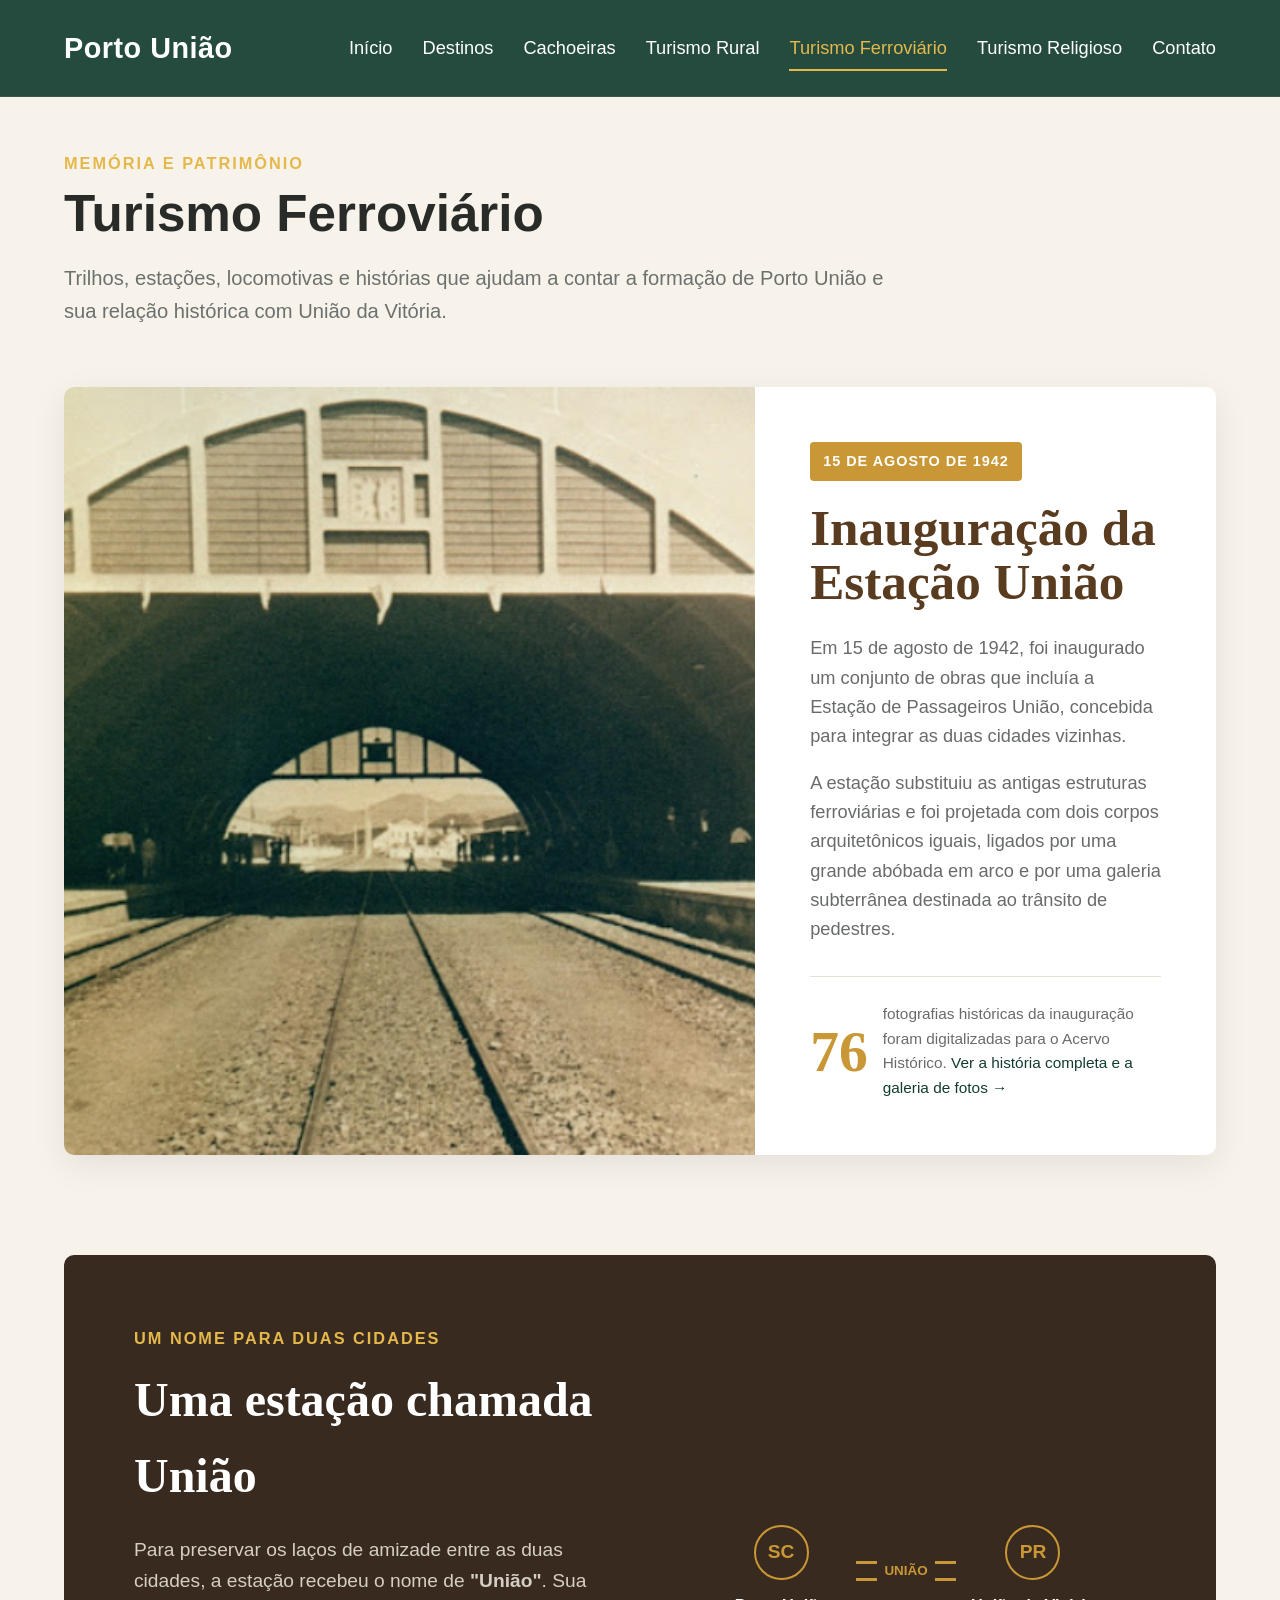
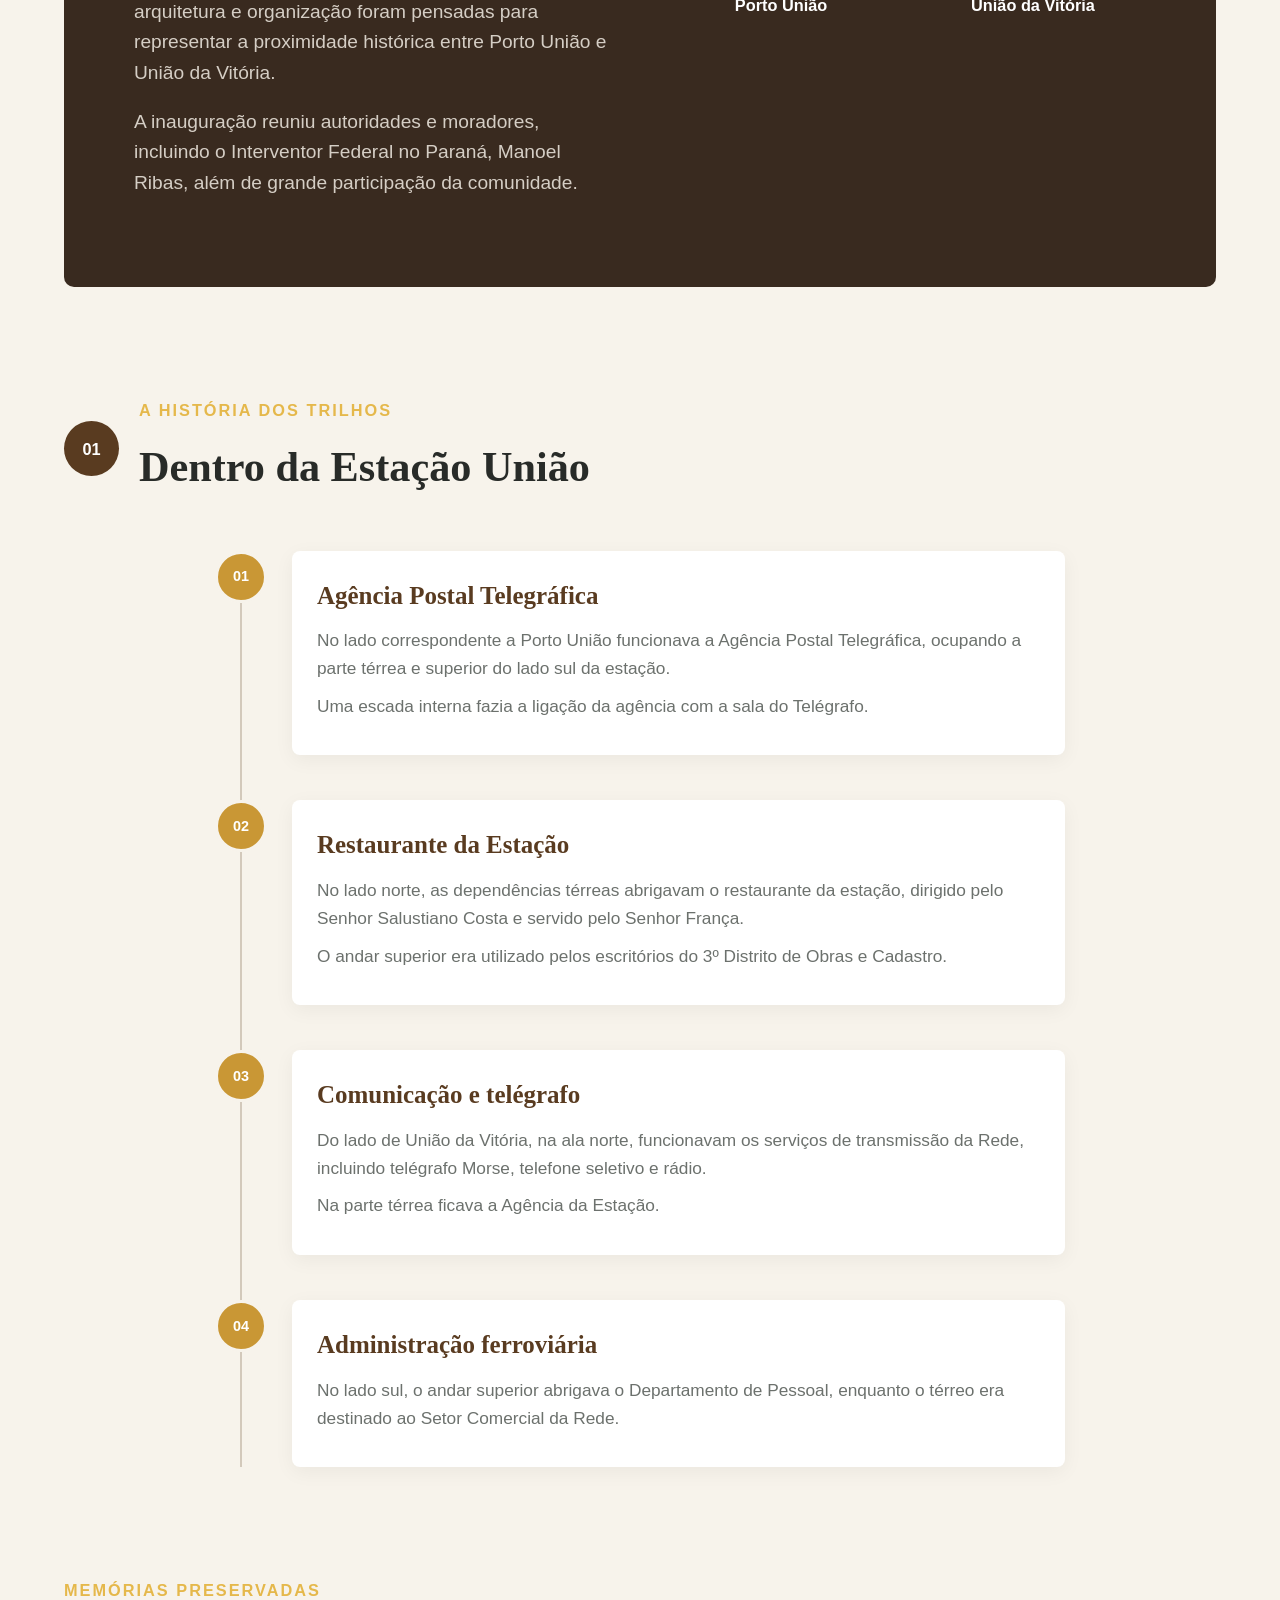
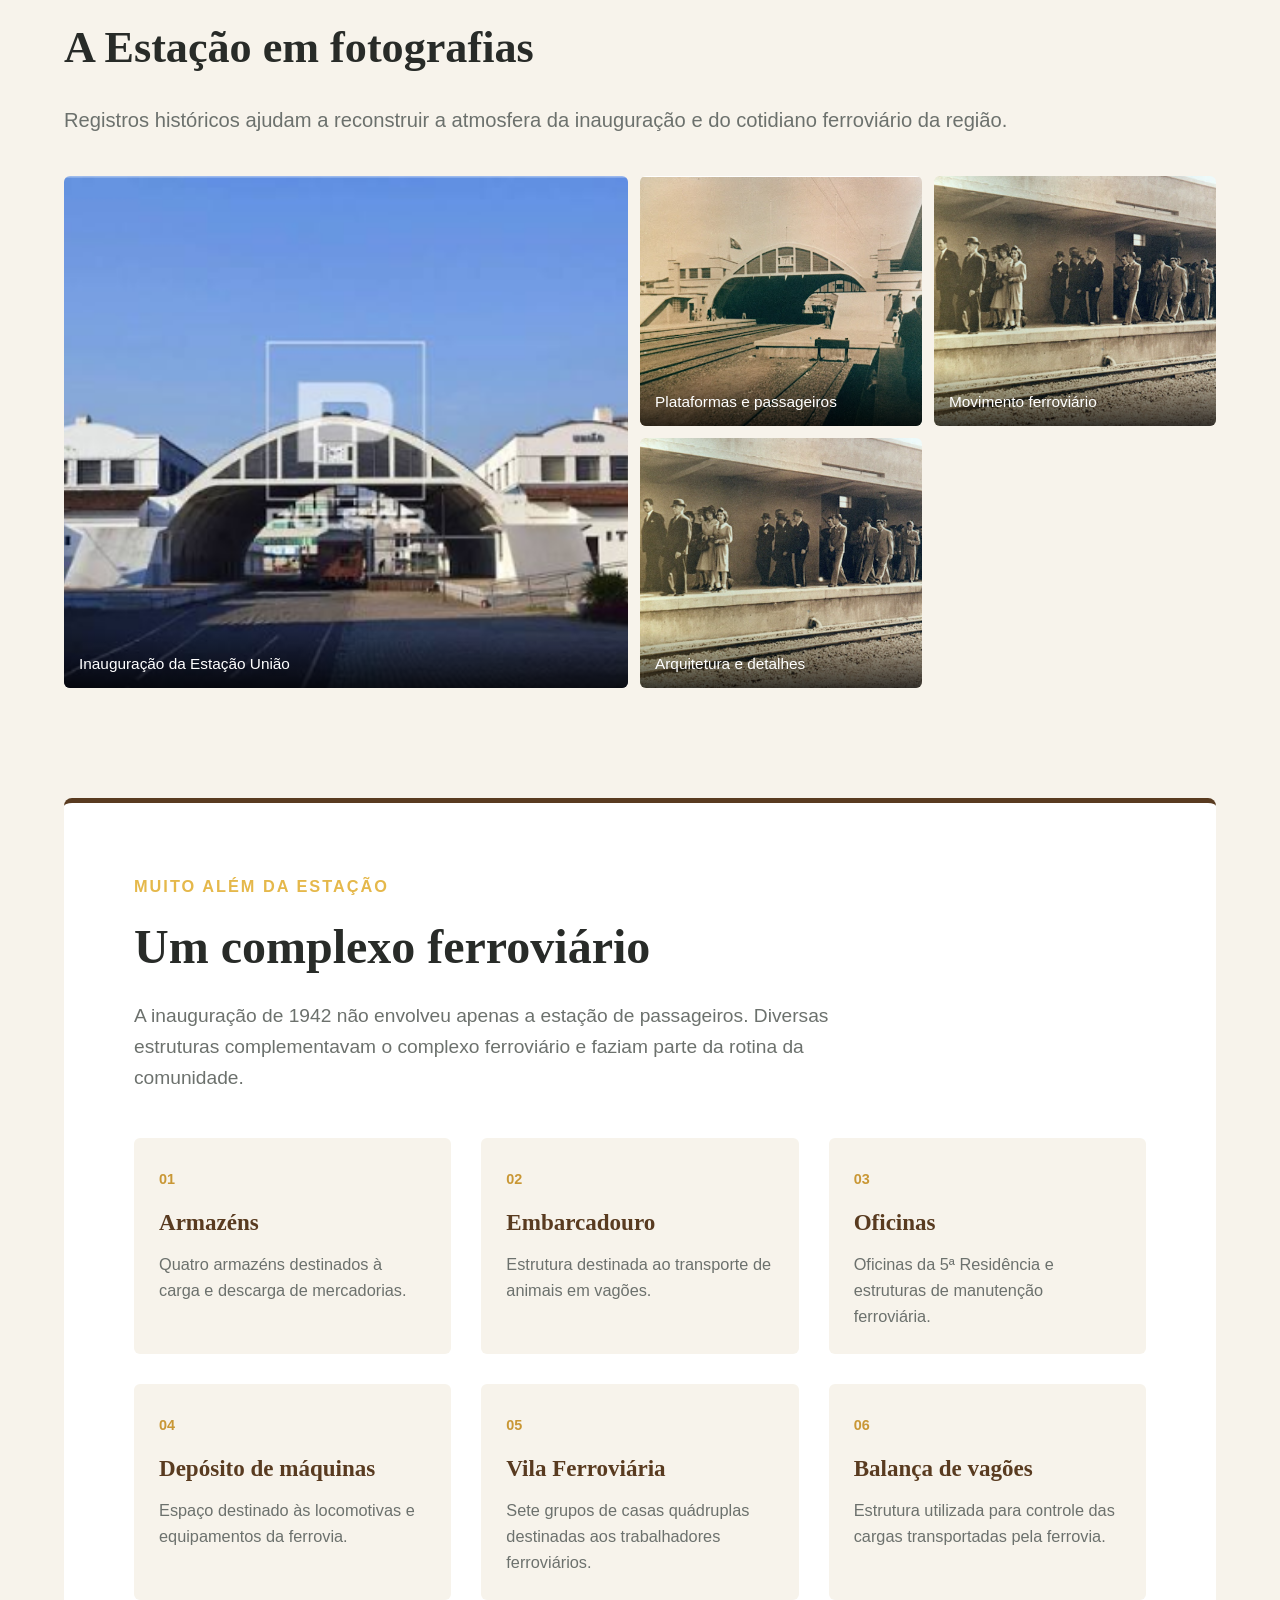
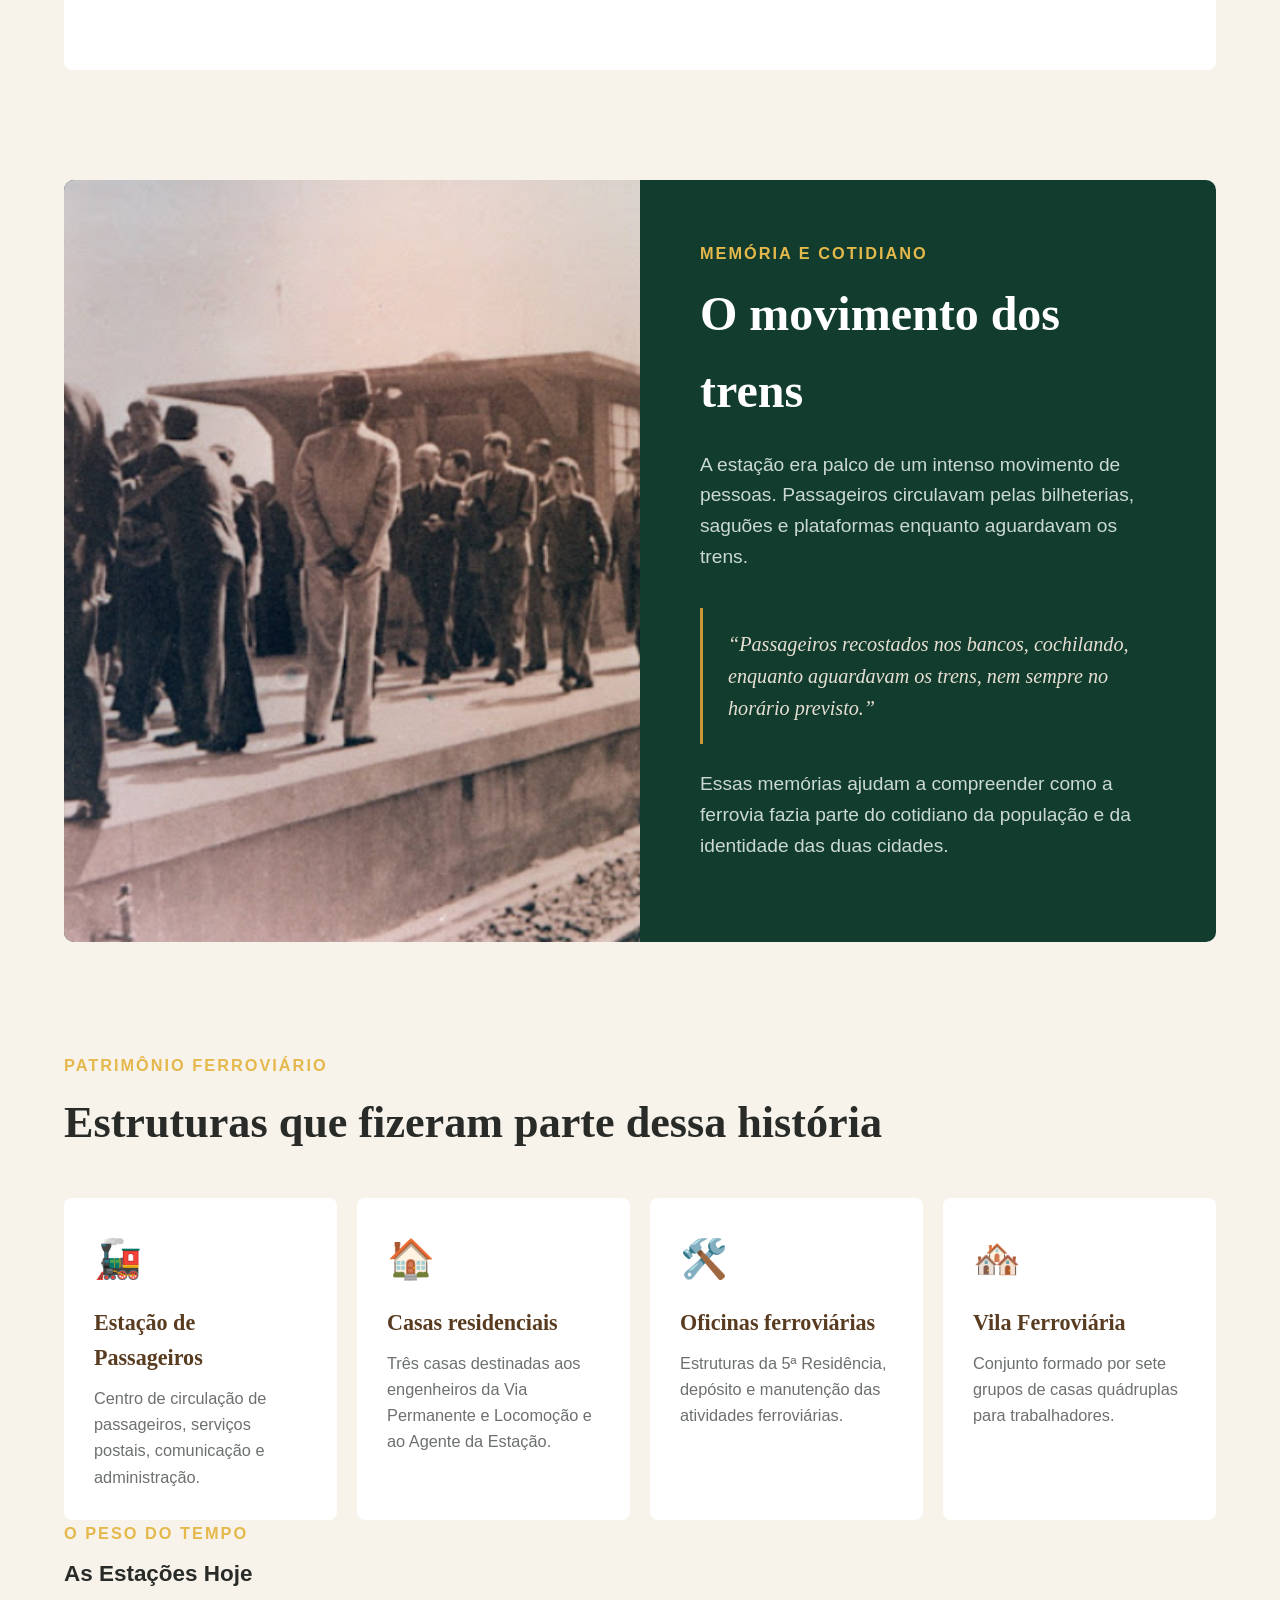
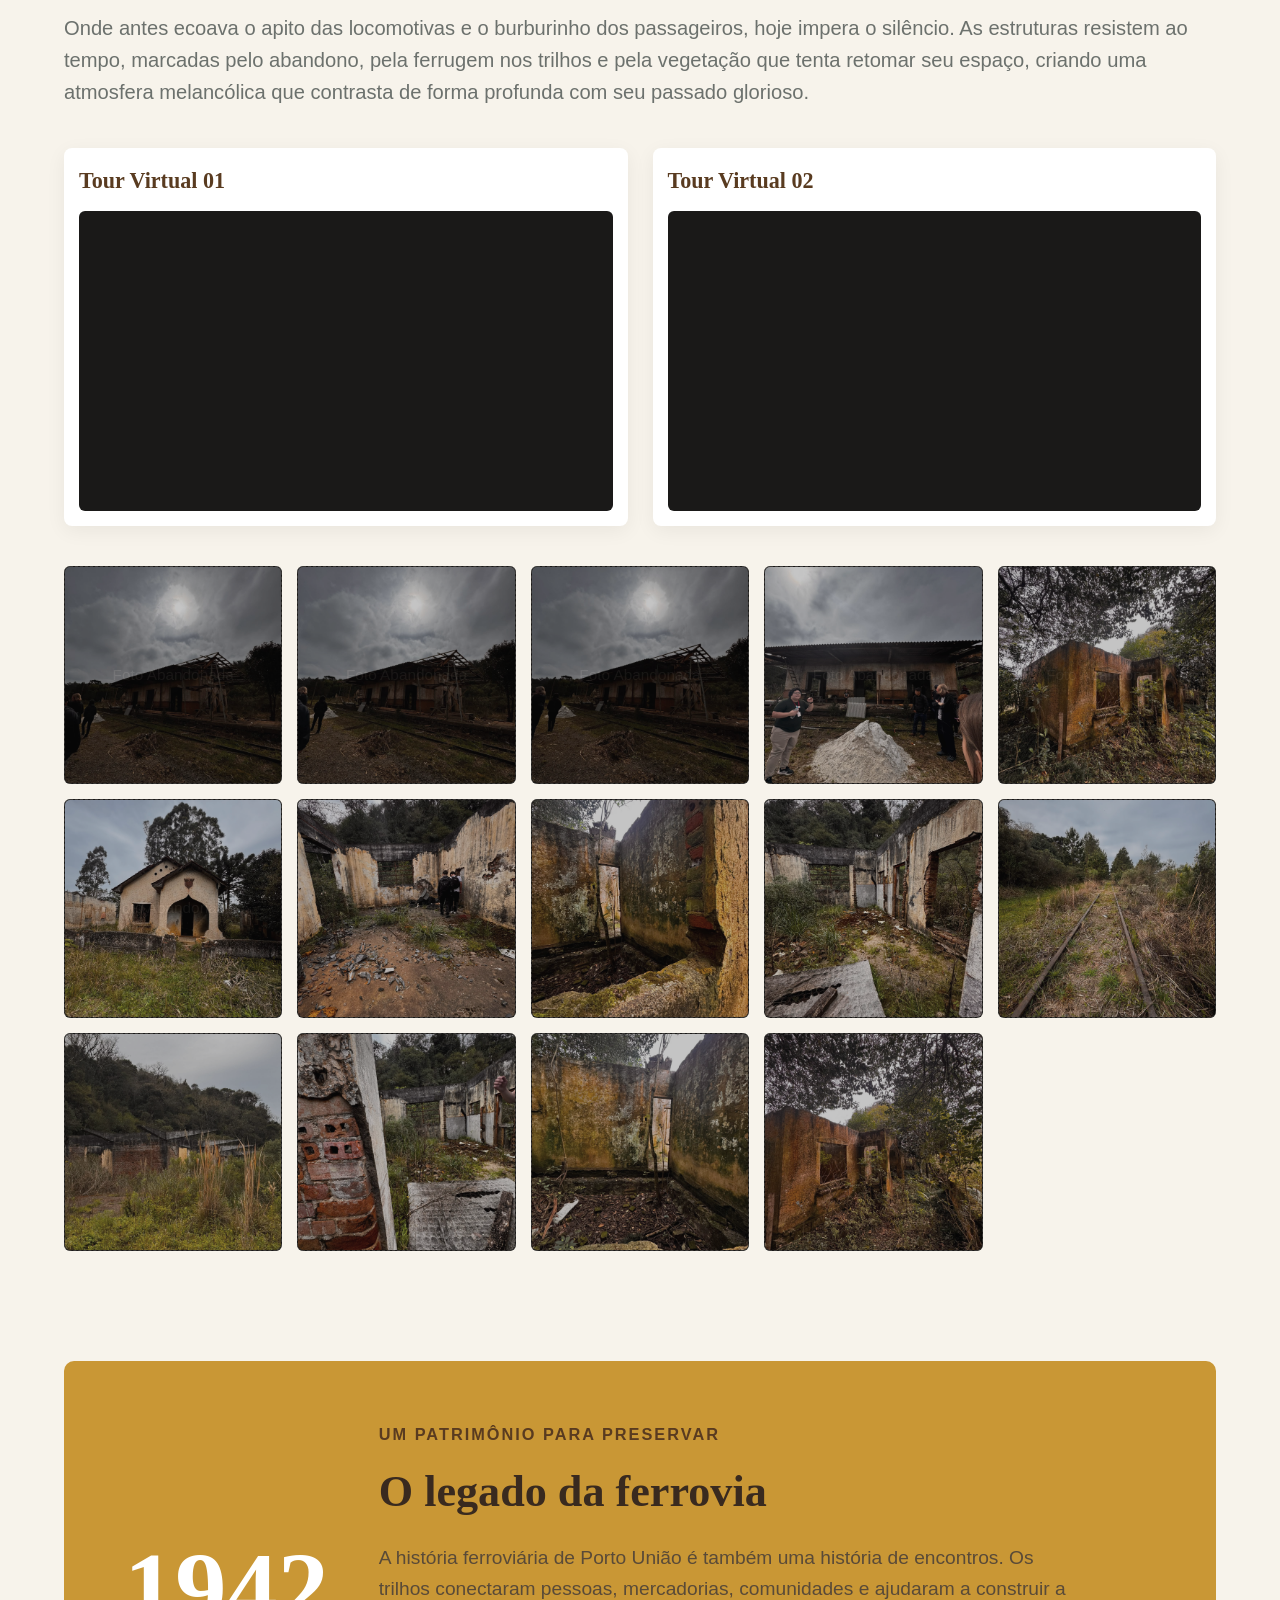
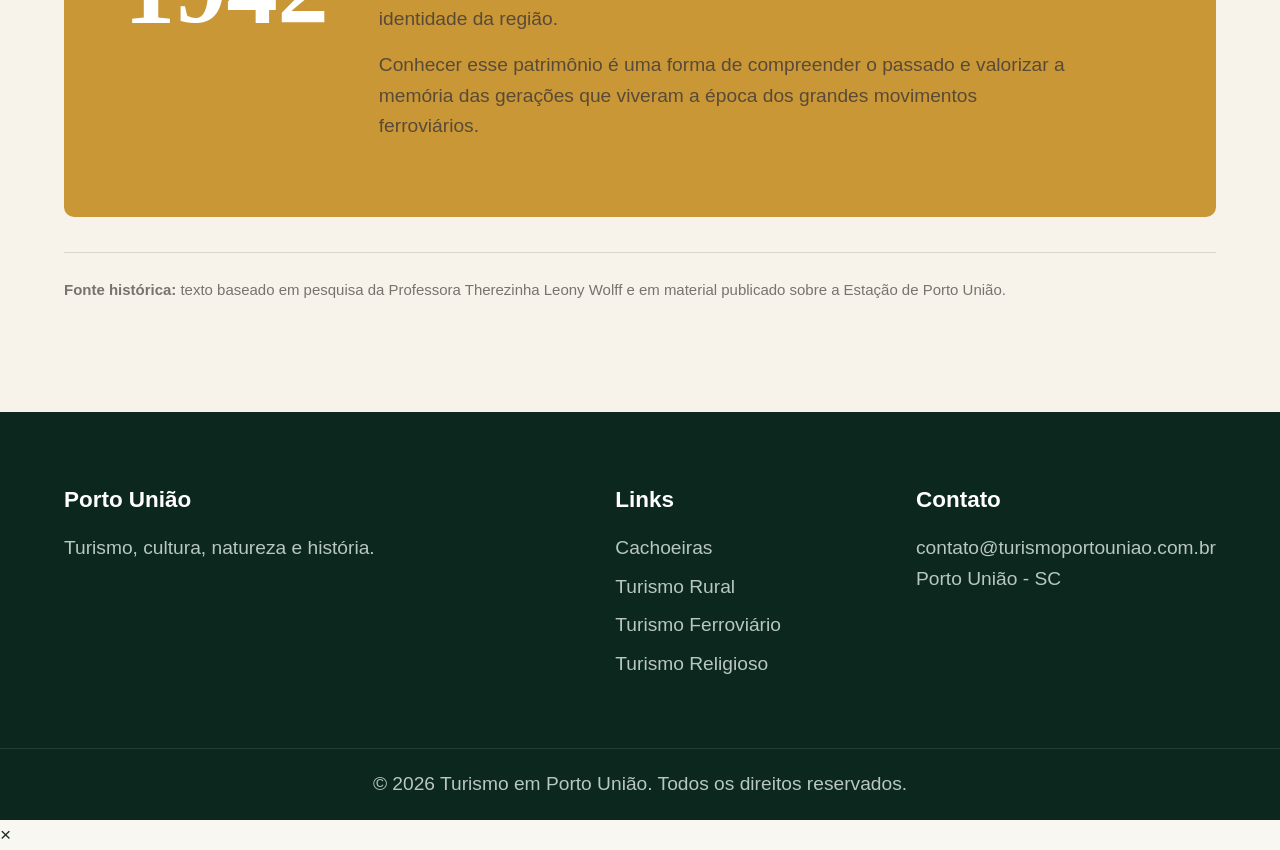
<file: ferro.html>
<!DOCTYPE html>
<html lang="pt-BR">
<head>
    <meta charset="UTF-8">
    <meta name="viewport" content="width=device-width, initial-scale=1.0">

    <title>Turismo Ferroviário | Turismo em Porto União</title>
    <meta
        name="description"
        content="Conheça o turismo ferroviário de Porto União: a Estação União, seu acervo histórico e o patrimônio dos trilhos."
    >

    <link rel="stylesheet" href="style.css">
</head>

<body>

    <!-- Cabeçalho -->
    <header class="header">
        <div class="container">
            <a href="index.html" class="logo">Porto União</a>

            <nav class="nav">
                <a href="index.html#inicio">Início</a>
                <a href="index.html#destinos">Destinos</a>
                <a href="cachoeiras.html">Cachoeiras</a>
                <a href="turismorural.html">Turismo Rural</a>
                <a href="ferro.html" class="active">Turismo Ferroviário</a>
                <a href="religioso.html">Turismo Religioso</a>
                <a href="index.html#contato">Contato</a>
            </nav>

            <button class="nav-toggle" aria-label="Abrir menu" aria-expanded="false">
                <span></span><span></span><span></span>
            </button>
        </div>
    </header>

    <main>

<section id="ferroviario" class="ferroviario page-offset">

    <div class="container">

        <!-- Cabeçalho -->
        <div class="section-header ferroviario-header">

            <p class="subtitle">Memória e patrimônio</p>

            <h2>
                Turismo Ferroviário
            </h2>

            <p class="section-description">
                Trilhos, estações, locomotivas e histórias que ajudam
                a contar a formação de Porto União e sua relação histórica
                com União da Vitória.
            </p>

        </div>


        <!-- Destaque da Estação -->
        <div class="station-hero">

            <div class="station-image">
                <img
                    src="./assets/fotos/fer/fer1.png"
                    alt="Estação União durante sua inauguração"
                >
                
            </div>

            <div class="station-intro">

                <span class="year-badge">
                    15 DE AGOSTO DE 1942
                </span>

                <h3>
                    Inauguração da Estação União
                </h3>

                <p>
                    Em 15 de agosto de 1942, foi inaugurado um conjunto
                    de obras que incluía a Estação de Passageiros União,
                    concebida para integrar as duas cidades vizinhas.
                </p>

                <p>
                    A estação substituiu as antigas estruturas ferroviárias
                    e foi projetada com dois corpos arquitetônicos iguais,
                    ligados por uma grande abóbada em arco e por uma
                    galeria subterrânea destinada ao trânsito de pedestres.
                </p>

                <div class="station-fact">
                    <strong>76</strong>
                    <span>
                        fotografias históricas da inauguração
                        foram digitalizadas para o Acervo Histórico.
                        <a class="NAUG" href="inauguracao.html">Ver a história completa e a galeria de fotos →</a>
                    </span>
                </div>

            </div>

        </div>


        <!-- A União das cidades -->
        <div class="railway-union">

            <div class="railway-union-content">

                <p class="subtitle">Um nome para duas cidades</p>

                <h3>
                    Uma estação chamada União
                </h3>

                <p>
                    Para preservar os laços de amizade entre as duas cidades,
                    a estação recebeu o nome de <strong>"União"</strong>.
                    Sua arquitetura e organização foram pensadas para
                    representar a proximidade histórica entre Porto União
                    e União da Vitória.
                </p>

                <p>
                    A inauguração reuniu autoridades e moradores, incluindo
                    o Interventor Federal no Paraná, Manoel Ribas,
                    além de grande participação da comunidade.
                </p>

            </div>

            <div class="union-symbol">

                <div class="city">
                    <span>SC</span>
                    <strong>Porto União</strong>
                </div>

                <div class="railway-line">
                    <span>UNIÃO</span>
                </div>

                <div class="city">
                    <span>PR</span>
                    <strong>União da Vitória</strong>
                </div>

            </div>

        </div>


        <!-- Linha do tempo -->
        <div class="railway-history">

            <div class="category-title">

                <span class="category-number">
                    01
                </span>

                <div>
                    <p class="subtitle">A história dos trilhos</p>
                    <h3>Dentro da Estação União</h3>
                </div>

            </div>


            <div class="timeline">

                <!-- Item 1 -->
                <article class="timeline-item">

                    <div class="timeline-marker">
                        01
                    </div>

                    <div class="timeline-content">

                        <h4>
                            Agência Postal Telegráfica
                        </h4>

                        <p>
                            No lado correspondente a Porto União funcionava
                            a Agência Postal Telegráfica, ocupando a parte
                            térrea e superior do lado sul da estação.
                        </p>

                        <p>
                            Uma escada interna fazia a ligação da agência
                            com a sala do Telégrafo.
                        </p>

                    </div>

                </article>


                <!-- Item 2 -->
                <article class="timeline-item">

                    <div class="timeline-marker">
                        02
                    </div>

                    <div class="timeline-content">

                        <h4>
                            Restaurante da Estação
                        </h4>

                        <p>
                            No lado norte, as dependências térreas abrigavam
                            o restaurante da estação, dirigido pelo
                            Senhor Salustiano Costa e servido pelo Senhor França.
                        </p>

                        <p>
                            O andar superior era utilizado pelos escritórios
                            do 3º Distrito de Obras e Cadastro.
                        </p>

                    </div>

                </article>


                <!-- Item 3 -->
                <article class="timeline-item">

                    <div class="timeline-marker">
                        03
                    </div>

                    <div class="timeline-content">

                        <h4>
                            Comunicação e telégrafo
                        </h4>

                        <p>
                            Do lado de União da Vitória, na ala norte,
                            funcionavam os serviços de transmissão da Rede,
                            incluindo telégrafo Morse, telefone seletivo
                            e rádio.
                        </p>

                        <p>
                            Na parte térrea ficava a Agência da Estação.
                        </p>

                    </div>

                </article>


                <!-- Item 4 -->
                <article class="timeline-item">

                    <div class="timeline-marker">
                        04
                    </div>

                    <div class="timeline-content">

                        <h4>
                            Administração ferroviária
                        </h4>

                        <p>
                            No lado sul, o andar superior abrigava o
                            Departamento de Pessoal, enquanto o térreo
                            era destinado ao Setor Comercial da Rede.
                        </p>

                    </div>

                </article>

            </div>

        </div>


        <!-- Galeria histórica -->
        <div class="railway-gallery-section">

            <div class="section-header">

                <p class="subtitle">Memórias preservadas</p>

                <h3>
                    A Estação em fotografias
                </h3>

                <p class="section-description">
                    Registros históricos ajudam a reconstruir a atmosfera
                    da inauguração e do cotidiano ferroviário da região.
                </p>

            </div>


            <div class="railway-gallery">

                <figure class="gallery-large">
                    <img
                        src="./assets/fotos/fer/ferro2.png"
                        alt="Registro histórico da Estação União"
                    >
                    <figcaption>
                        Inauguração da Estação União
                    </figcaption>
                </figure>

                <figure>
                    <img
                        src="./assets/fotos/fer/plataforma.png"
                        alt="Plataforma da Estação União"
                    >
                    <figcaption>
                        Plataformas e passageiros
                    </figcaption>
                </figure>

                <figure>
                    <img
                        src="./assets/fotos/fer/movimento2.png"
                        alt="Movimentação ferroviária na Estação União"
                    >
                    <figcaption>
                        Movimento ferroviário
                    </figcaption>
                </figure>

                <figure>
                    <img
                        src="./assets/fotos/fer/movimento2.png"
                        alt="Detalhes históricos da estação"
                    >
                    <figcaption>
                        Arquitetura e detalhes
                    </figcaption>
                </figure>

             

            </div>

        </div>


        <!-- Complexo ferroviário -->
        <div class="railway-complex">

            <div class="complex-content">

                <p class="subtitle">
                    Muito além da estação
                </p>

                <h3>
                    Um complexo ferroviário
                </h3>

                <p>
                    A inauguração de 1942 não envolveu apenas a estação
                    de passageiros. Diversas estruturas complementavam
                    o complexo ferroviário e faziam parte da rotina
                    da comunidade.
                </p>

                <div class="complex-grid">

                    <div class="complex-item">
                        <span>01</span>
                        <h4>Armazéns</h4>
                        <p>
                            Quatro armazéns destinados à carga e descarga
                            de mercadorias.
                        </p>
                    </div>

                    <div class="complex-item">
                        <span>02</span>
                        <h4>Embarcadouro</h4>
                        <p>
                            Estrutura destinada ao transporte de animais
                            em vagões.
                        </p>
                    </div>

                    <div class="complex-item">
                        <span>03</span>
                        <h4>Oficinas</h4>
                        <p>
                            Oficinas da 5ª Residência e estruturas
                            de manutenção ferroviária.
                        </p>
                    </div>

                    <div class="complex-item">
                        <span>04</span>
                        <h4>Depósito de máquinas</h4>
                        <p>
                            Espaço destinado às locomotivas e equipamentos
                            da ferrovia.
                        </p>
                    </div>

                    <div class="complex-item">
                        <span>05</span>
                        <h4>Vila Ferroviária</h4>
                        <p>
                            Sete grupos de casas quádruplas destinadas
                            aos trabalhadores ferroviários.
                        </p>
                    </div>

                    <div class="complex-item">
                        <span>06</span>
                        <h4>Balança de vagões</h4>
                        <p>
                            Estrutura utilizada para controle das cargas
                            transportadas pela ferrovia.
                        </p>
                    </div>

                </div>

            </div>

        </div>


        <!-- Memória dos passageiros -->
        <div class="passenger-memory">

            <div class="memory-image">

                <img
                    src="./assets/fotos/fer/movimento.png"
                    alt="Passageiros na plataforma da Estação União"
                >

            </div>

            <div class="memory-content">

                <p class="subtitle">
                    Memória e cotidiano
                </p>

                <h3>
                    O movimento dos trens
                </h3>

                <p>
                    A estação era palco de um intenso movimento de pessoas.
                    Passageiros circulavam pelas bilheterias, saguões
                    e plataformas enquanto aguardavam os trens.
                </p>

                <blockquote>
                    “Passageiros recostados nos bancos, cochilando,
                    enquanto aguardavam os trens, nem sempre no horário previsto.”
                </blockquote>

                <p>
                    Essas memórias ajudam a compreender como a ferrovia
                    fazia parte do cotidiano da população e da identidade
                    das duas cidades.
                </p>

            </div>

        </div>


        <!-- Estruturas históricas -->
        <div class="railway-structures">

            <div class="section-header">

                <p class="subtitle">
                    Patrimônio ferroviário
                </p>

                <h3>
                    Estruturas que fizeram parte dessa história
                </h3>

            </div>


            <div class="structure-grid">

                <article class="structure-card">

                    <div class="structure-icon">
                        🚂
                    </div>

                    <h4>
                        Estação de Passageiros
                    </h4>

                    <p>
                        Centro de circulação de passageiros, serviços
                        postais, comunicação e administração.
                    </p>

                </article>


                <article class="structure-card">

                    <div class="structure-icon">
                        🏠
                    </div>

                    <h4>
                        Casas residenciais
                    </h4>

                    <p>
                        Três casas destinadas aos engenheiros da
                        Via Permanente e Locomoção e ao Agente da Estação.
                    </p>

                </article>


                <article class="structure-card">

                    <div class="structure-icon">
                        🛠️
                    </div>

                    <h4>
                        Oficinas ferroviárias
                    </h4>

                    <p>
                        Estruturas da 5ª Residência, depósito e
                        manutenção das atividades ferroviárias.
                    </p>

                </article>


                <article class="structure-card">

                    <div class="structure-icon">
                        🏘️
                    </div>

                    <h4>
                        Vila Ferroviária
                    </h4>

                    <p>
                        Conjunto formado por sete grupos de casas
                        quádruplas para trabalhadores.
                    </p>

                </article>

            </div>

        </div>

<div class="stations-today">
            
            <div class="section-header stations-today-header">
                <p class="subtitle">O peso do tempo</p>
                <h3>As Estações Hoje</h3>
                <p class="section-description">
                    Onde antes ecoava o apito das locomotivas e o burburinho dos passageiros, hoje impera o silêncio. As estruturas resistem ao tempo, marcadas pelo abandono, pela ferrugem nos trilhos e pela vegetação que tenta retomar seu espaço, criando uma atmosfera melancólica que contrasta de forma profunda com seu passado glorioso.
                </p>
            </div>

            <!-- Tour Virtual 3D -->
            <!-- Tour Virtual 3D -->
            <div class="virtual-tour-container">
                <div class="tour-item">
                    <h4>Tour Virtual 01</h4>
                    <div class="iframe-wrapper">
                        <iframe src="https://my.matterport.com/show/?m=wwxU71jSHM5" frameborder="0" allowfullscreen allow="autoplay; fullscreen; web-share; xr-spatial-tracking;"></iframe>
                    </div>
                </div>

                <div class="tour-item">
                    <h4>Tour Virtual 02</h4>
                    <div class="iframe-wrapper">
                        <iframe src="https://my.matterport.com/show/?m=fV4Psu4EBVt" frameborder="0" allowfullscreen allow="autoplay; fullscreen; web-share; xr-spatial-tracking;"></iframe>
                    </div>
                </div>
            </div>

            <!-- Galeria de 14 fotos atuais -->
            <div class="abandoned-gallery">
                <figure><img src="./assets/fotos/fer/galicia (1).jpeg" alt="Foto atual da estação 1"></figure>
                <figure><img src="./assets/fotos/fer/galicia (2).jpeg" alt="Foto atual da estação 2"></figure>
                <figure><img src="./assets/fotos/fer/galicia (3).jpeg" alt="Foto atual da estação 3"></figure>
                <figure><img src="./assets/fotos/fer/galicia (4).jpeg" alt="Foto atual da estação 4"></figure>
                <figure><img src="./assets/fotos/fer/galicia (5).jpeg" alt="Foto atual da estação 5"></figure>
                <figure><img src="./assets/fotos/fer/galicia (6).jpeg" alt="Foto atual da estação 6"></figure>
                <figure><img src="./assets/fotos/fer/galicia (7).jpeg" alt="Foto atual da estação 7"></figure>
                <figure><img src="./assets/fotos/fer/galicia (8).jpeg" alt="Foto atual da estação 8"></figure>
                <figure><img src="./assets/fotos/fer/galicia (9).jpeg" alt="Foto atual da estação 9"></figure>
                <figure><img src="./assets/fotos/fer/galicia (10).jpeg" alt="Foto atual da estação 10"></figure>
                <figure><img src="./assets/fotos/fer/galicia (11).jpeg" alt="Foto atual da estação 11"></figure>
                <figure><img src="./assets/fotos/fer/galicia (12).jpeg" alt="Foto atual da estação 12"></figure>
                <figure><img src="./assets/fotos/fer/galicia (13).jpeg" alt="Foto atual da estação 13"></figure>
                <figure><img src="./assets/fotos/fer/galicia (14).jpeg" alt="Foto atual da estação 14"></figure>
            </div>

        </div>
        <!-- Legado -->
        <div class="railway-legacy">

            <div class="legacy-number">
                1942
            </div>

            <div class="legacy-content">

                <p class="subtitle">
                    Um patrimônio para preservar
                </p>

                <h3>
                    O legado da ferrovia
                </h3>

                <p>
                    A história ferroviária de Porto União é também uma
                    história de encontros. Os trilhos conectaram pessoas,
                    mercadorias, comunidades e ajudaram a construir
                    a identidade da região.
                </p>

                <p>
                    Conhecer esse patrimônio é uma forma de compreender
                    o passado e valorizar a memória das gerações que
                    viveram a época dos grandes movimentos ferroviários.
                </p>

            </div>

        </div>


        <!-- Fonte -->
        <div class="railway-source">

            <p>
                <strong>Fonte histórica:</strong>
                texto baseado em pesquisa da Professora Therezinha Leony Wolff
                e em material publicado sobre a Estação de Porto União.
            </p>

        </div>

    </div>

</section>

    </main>

    <!-- Rodapé -->
    <footer id="contato" class="footer">
        <div class="container footer-grid">

            <div>
                <h3>Porto União</h3>
                <p>
                    Turismo, cultura, natureza e história.
                </p>
            </div>

            <div>
                <h3>Links</h3>
                <a href="cachoeiras.html">Cachoeiras</a>
                <a href="turismorural.html">Turismo Rural</a>
                <a href="ferro.html">Turismo Ferroviário</a>
                <a href="religioso.html">Turismo Religioso</a>
            </div>

            <div>
                <h3>Contato</h3>
                <p>contato@turismoportouniao.com.br</p>
                <p>Porto União - SC</p>
            </div>

        </div>

        <div class="footer-bottom">
            <p>
                © 2026 Turismo em Porto União. Todos os direitos reservados.
            </p>
        </div>
    </footer>

    <script src="script.js" defer></script>
<div id="imageModal" class="modal">
        <span class="close-modal">&times;</span>
        <img class="modal-content" id="imgAmpliada">
    </div>
    <script>
        // Pega os elementos do modal
        const modal = document.getElementById("imageModal");
        const imgAmpliada = document.getElementById("imgAmpliada");
        const btnFechar = document.getElementsByClassName("close-modal")[0];

        // Pega todas as fotos das duas galerias (a histórica e a abandonada)
        const fotos = document.querySelectorAll(".railway-gallery img, .abandoned-gallery img");

        // Adiciona o evento de clique em cada foto
        fotos.forEach(foto => {
            foto.onclick = function() {
                modal.style.display = "flex"; // Mostra o modal
                imgAmpliada.src = this.src;   // Copia o link da imagem clicada para o modal
            }
        });

        // Fecha o modal ao clicar no "X"
        btnFechar.onclick = function() {
            modal.style.display = "none";
        }

        // Fecha o modal ao clicar fora da foto (no fundo escuro)
        modal.onclick = function(event) {
            if (event.target !== imgAmpliada) {
                modal.style.display = "none";
            }
        }
    </script>
</body>
<style>
    /* =========================
   TURISMO FERROVIÁRIO
========================= */
.header {
    position: absolute;
    width: 100%;
    top: 0;
    z-index: 10;
    color: var(--white);
    padding: 25px 0;
}

.header .container {
    display: flex;
    align-items: center;
    justify-content: space-between;
}

.logo {
    font-size: 1.5rem;
    font-weight: bold;
}

.nav {
    display: flex;
    gap: 30px;
}

.nav a {
    font-size: 0.95rem;
    transition: 0.3s;
}

.nav a:hover {
    color: var(--yellow);
}

.ferroviario {
    padding: 150px 0 110px;
    background: #f7f3eb;
    color: #282b28;
}

.ferroviario-header {
    max-width: 850px;
}

.ferroviario-header h2 {
    margin-bottom: 20px;
}

.section-description {
    color: #6c716d;
}


/* =========================
   HERO DA ESTAÇÃO
========================= */

.station-hero {
    display: grid;
    grid-template-columns: 1.2fr 0.8fr;

    margin-top: 60px;

    background: #ffffff;
    border-radius: 10px;
    overflow: hidden;

    box-shadow: 0 10px 35px rgba(0, 0, 0, 0.08);
}

.station-image {
    min-height: 560px;
}

.station-image img {
    width: 100%;
    height: 100%;
    object-fit: cover;
}

.station-intro {
    display: flex;
    flex-direction: column;
    justify-content: center;

    padding: 55px;
}

.year-badge {
    display: inline-block;
    width: fit-content;

    margin-bottom: 20px;
    padding: 8px 13px;

    background: #c99735;
    color: #ffffff;

    border-radius: 4px;

    font-size: 0.75rem;
    font-weight: bold;
    letter-spacing: 1px;
}

.station-intro h3 {
    margin-bottom: 25px;

    color: #593b20;

    font-family: Georgia, serif;
    font-size: clamp(2rem, 4vw, 3.2rem);
    line-height: 1.05;
}

.station-intro p {
    margin-bottom: 18px;

    color: #686c68;
    font-size: 0.95rem;
}

.station-fact {
    display: flex;
    align-items: center;
    gap: 15px;

    margin-top: 15px;
    padding-top: 25px;

    border-top: 1px solid #e4e0d8;
}

.station-fact strong {
    color: #c99735;
    font-family: Georgia, serif;
    font-size: 3rem;
    line-height: 1;
}

.station-fact span {
    color: #686c68;
    font-size: 0.8rem;
}


/* =========================
   UNIÃO DAS CIDADES
========================= */

.railway-union {
    display: grid;
    grid-template-columns: 1fr 1fr;
    gap: 60px;

    align-items: center;

    margin-top: 100px;
    padding: 70px;

    background: #392a1f;
    color: #ffffff;

    border-radius: 10px;
}

.railway-union-content h3 {
    margin-bottom: 20px;

    font-family: Georgia, serif;
    font-size: 2.5rem;
}

.railway-union-content p:not(.subtitle) {
    margin-bottom: 18px;
    color: #d5cec5;
}

.union-symbol {
    display: flex;
    align-items: center;
    justify-content: center;
    gap: 15px;
}

.city {
    display: flex;
    flex-direction: column;
    align-items: center;

    min-width: 120px;

    text-align: center;
}

.city span {
    display: flex;
    align-items: center;
    justify-content: center;

    width: 55px;
    height: 55px;

    margin-bottom: 12px;

    border: 2px solid #c99735;
    border-radius: 50%;

    color: #c99735;
    font-weight: bold;
}

.city strong {
    font-size: 0.85rem;
}

.railway-line {
    position: relative;

    width: 100px;
    height: 30px;

    display: flex;
    align-items: center;
    justify-content: center;
}

.railway-line::before,
.railway-line::after {
    content: "";

    position: absolute;
    left: 0;

    width: 100%;
    height: 3px;

    background: #c99735;
}

.railway-line::before {
    top: 5px;
}

.railway-line::after {
    bottom: 5px;
}

.railway-line span {
    position: relative;
    z-index: 2;

    padding: 2px 7px;

    background: #392a1f;

    color: #c99735;

    font-size: 0.7rem;
    font-weight: bold;
}


/* =========================
   HISTÓRIA / TIMELINE
========================= */

.railway-history {
    margin-top: 110px;
}

.category-title {
    display: flex;
    align-items: center;
    gap: 20px;

    margin-bottom: 50px;
}

.category-title h3 {
    font-family: Georgia, serif;
    font-size: 2.2rem;
}

.category-number {
    display: flex;
    align-items: center;
    justify-content: center;

    width: 55px;
    height: 55px;

    flex-shrink: 0;

    border-radius: 50%;

    background: #593b20;
    color: #ffffff;

    font-size: 0.85rem;
    font-weight: bold;
}

.timeline {
    position: relative;

    max-width: 850px;

    margin: 0 auto;
}

.timeline::before {
    content: "";

    position: absolute;
    top: 0;
    bottom: 0;
    left: 25px;

    width: 2px;

    background: #d3c9bb;
}

.timeline-item {
    position: relative;

    display: grid;
    grid-template-columns: 52px 1fr;
    gap: 25px;

    margin-bottom: 45px;
}

.timeline-marker {
    position: relative;
    z-index: 2;

    display: flex;
    align-items: center;
    justify-content: center;

    width: 52px;
    height: 52px;

    border: 3px solid #f7f3eb;
    border-radius: 50%;

    background: #c99735;

    color: #ffffff;

    font-size: 0.75rem;
    font-weight: bold;
}

.timeline-content {
    padding: 25px;

    background: #ffffff;

    border-radius: 8px;

    box-shadow: 0 5px 20px rgba(0, 0, 0, 0.05);
}

.timeline-content h4 {
    margin-bottom: 12px;

    color: #593b20;

    font-family: Georgia, serif;
    font-size: 1.3rem;
}

.timeline-content p {
    margin-bottom: 10px;

    color: #6c716d;
    font-size: 0.9rem;
}


/* =========================
   GALERIA
========================= */

.railway-gallery-section {
    margin-top: 110px;
}

.railway-gallery-section h3 {
    font-family: Georgia, serif;
    font-size: 2.3rem;
}

.railway-gallery {
    display: grid;

    grid-template-columns: 2fr 1fr 1fr;

    grid-template-rows: 250px 250px;

    gap: 12px;
}

.railway-gallery figure {
    position: relative;

    overflow: hidden;

    border-radius: 6px;
}

.railway-gallery .gallery-large {
    grid-row: span 2;
}

.railway-gallery img {
    width: 100%;
    height: 100%;

    object-fit: cover;

    transition: transform 0.5s ease;
}

.railway-gallery figure:hover img {
    transform: scale(1.05);
}

.railway-gallery figcaption {
    position: absolute;
    right: 0;
    bottom: 0;
    left: 0;

    padding: 20px 15px 12px;

    background: linear-gradient(
        transparent,
        rgba(0, 0, 0, 0.75)
    );

    color: #ffffff;

    font-size: 0.8rem;
}


/* =========================
   COMPLEXO FERROVIÁRIO
========================= */

.railway-complex {
    margin-top: 110px;

    padding: 70px;

    background: #ffffff;

    border-top: 5px solid #593b20;
    border-radius: 8px;
}

.complex-content > h3 {
    margin-bottom: 15px;

    font-family: Georgia, serif;
    font-size: 2.5rem;
}

.complex-content > p:not(.subtitle) {
    max-width: 700px;

    margin-bottom: 45px;

    color: #6c716d;
}

.complex-grid {
    display: grid;
    grid-template-columns: repeat(3, 1fr);

    gap: 30px;
}

.complex-item {
    padding: 25px;

    background: #f7f3eb;

    border-radius: 6px;
}

.complex-item span {
    color: #c99735;

    font-size: 0.75rem;
    font-weight: bold;
}

.complex-item h4 {
    margin: 10px 0;

    color: #593b20;

    font-family: Georgia, serif;
    font-size: 1.2rem;
}

.complex-item p {
    color: #6c716d;
    font-size: 0.85rem;
}


/* =========================
   MEMÓRIA DOS PASSAGEIROS
========================= */

.passenger-memory {
    display: grid;
    grid-template-columns: 1fr 1fr;

    margin-top: 110px;

    background: #123d2e;
    color: #ffffff;

    border-radius: 10px;
    overflow: hidden;
}

.memory-image {
    min-height: 500px;
}

.memory-image img {
    width: 100%;
    height: 100%;
    object-fit: cover;
}

.memory-content {
    padding: 60px;

    display: flex;
    flex-direction: column;
    justify-content: center;
}

.memory-content h3 {
    margin-bottom: 20px;

    font-family: Georgia, serif;
    font-size: 2.5rem;
}

.memory-content > p:not(.subtitle) {
    margin-bottom: 20px;

    color: #cbd9d2;
}

.memory-content blockquote {
    margin: 15px 0 25px;
    padding: 20px 25px;

    border-left: 3px solid #c99735;

    color: #e7dfd3;

    font-family: Georgia, serif;
    font-size: 1.05rem;
    font-style: italic;
}


/* =========================
   ESTRUTURAS
========================= */

.railway-structures {
    margin-top: 110px;
}

.railway-structures h3 {
    font-family: Georgia, serif;
    font-size: 2.3rem;
}

.structure-grid {
    display: grid;
    grid-template-columns: repeat(4, 1fr);
    gap: 20px;
}

.structure-card {
    padding: 30px;

    background: #ffffff;

    border-radius: 8px;

    transition: 0.3s;
}

.structure-card:hover {
    transform: translateY(-5px);

    box-shadow: 0 10px 25px rgba(0, 0, 0, 0.08);
}

.structure-icon {
    margin-bottom: 15px;

    font-size: 2rem;
}

.structure-card h4 {
    margin-bottom: 10px;

    color: #593b20;

    font-family: Georgia, serif;
    font-size: 1.15rem;
}

.structure-card p {
    color: #6c716d;
    font-size: 0.85rem;
}


.abandoned-gallery {
    display: grid;
    grid-template-columns: repeat(auto-fill, minmax(180px, 1fr));
    gap: 15px;
    margin-top: 30px;
}

.abandoned-gallery figure {
    position: relative;
    aspect-ratio: 1 / 1;
    background: #1a1918;
    border: 1px dashed #3a3836;
    border-radius: 6px;
    overflow: hidden;
    margin: 0;
}

.abandoned-gallery figure::after {
    content: "Foto Abandonada";
    position: absolute;
    top: 50%;
    left: 50%;
    transform: translate(-50%, -50%);
    color: #54514e;
    font-size: 0.8rem;
    text-align: center;
    width: 100%;
}

.abandoned-gallery img {
    position: relative;
    z-index: 1; /* Cobre o texto de placeholder quando a imagem é adicionada */
    width: 100%;
    height: 100%;
    object-fit: cover;
    opacity: 0.75;
    filter: grayscale(30%); /* Dá um tom melancólico para combinar com o abandono */
    transition: 0.4s ease;
}

.abandoned-gallery figure:hover img {
    opacity: 1;
    filter: grayscale(0%);
    transform: scale(1.05);
}
/* =========================
   TOUR VIRTUAL 3D
========================= */
.virtual-tour-container {
    display: grid;
    grid-template-columns: repeat(2, 1fr);
    gap: 25px;
    margin: 40px 0;
}

.tour-item {
    background: #ffffff;
    padding: 15px;
    border-radius: 8px;
    box-shadow: 0 5px 20px rgba(0, 0, 0, 0.06);
}

.tour-item h4 {
    margin-bottom: 12px;
    color: #593b20;
    font-family: Georgia, serif;
    font-size: 1.15rem;
}

.iframe-wrapper {
    position: relative;
    width: 100%;
    aspect-ratio: 16 / 9;
    border-radius: 6px;
    overflow: hidden;
    background: #1a1918;
}

.iframe-wrapper iframe {
    position: absolute;
    top: 0;
    left: 0;
    width: 100%;
    height: 100%;
    border: 0;
}

@media (max-width: 900px) {
    .virtual-tour-container {
        grid-template-columns: 1fr;
    }
}

/* =========================
   LEGADO
========================= */

.railway-legacy {
    display: flex;
    align-items: center;
    gap: 50px;

    margin-top: 110px;
    padding: 60px;

    background: #c99735;

    color: #392a1f;

    border-radius: 10px;
}

.legacy-number {
    color: #ffffff;

    font-family: Georgia, serif;
    font-size: clamp(3.5rem, 8vw, 6rem);
    font-weight: bold;
    line-height: 1;
}

.legacy-content {
    max-width: 700px;
}

.legacy-content .subtitle {
    color: #593b20;
}

.legacy-content h3 {
    margin-bottom: 15px;

    font-family: Georgia, serif;
    font-size: 2.3rem;
}

.legacy-content p:not(.subtitle) {
    margin-bottom: 15px;

    color: #594a38;
}


/* =========================
   FONTE
========================= */

.railway-source {
    margin-top: 35px;

    padding-top: 25px;

    border-top: 1px solid #ddd5ca;

    color: #77736d;

    font-size: 0.78rem;
}


/* =========================
   RESPONSIVIDADE
========================= */

@media (max-width: 1000px) {

    .station-hero,
    .railway-union,
    .passenger-memory {
        grid-template-columns: 1fr;
    }

    .station-image,
    .memory-image {
        min-height: 400px;
    }

    .complex-grid {
        grid-template-columns: repeat(2, 1fr);
    }

    .structure-grid {
        grid-template-columns: repeat(2, 1fr);
    }

    .railway-gallery {
        grid-template-columns: 1fr 1fr;
        grid-template-rows: 250px 250px 250px;
    }

    .railway-gallery .gallery-large {
        grid-column: span 2;
        grid-row: span 1;
    }
}


@media (max-width: 650px) {

    .ferroviario {
        padding: 130px 0 70px;
    }

    .station-intro,
    .memory-content {
        padding: 35px 25px;
    }

    .railway-union,
    .railway-complex {
        padding: 35px 25px;
    }

    .union-symbol {
        flex-direction: column;
    }

    .railway-line {
        transform: rotate(90deg);
    }

    .complex-grid,
    .structure-grid {
        grid-template-columns: 1fr;
    }

    .railway-gallery {
        display: grid;
        grid-template-columns: 1fr;
        grid-template-rows: repeat(5, 250px);
    }

    .railway-gallery .gallery-large {
        grid-column: auto;
    }

    .railway-legacy {
        flex-direction: column;
        align-items: flex-start;

        padding: 35px 25px;
    }

    .timeline-item {
        gap: 15px;
    }
}

</style>
</file>
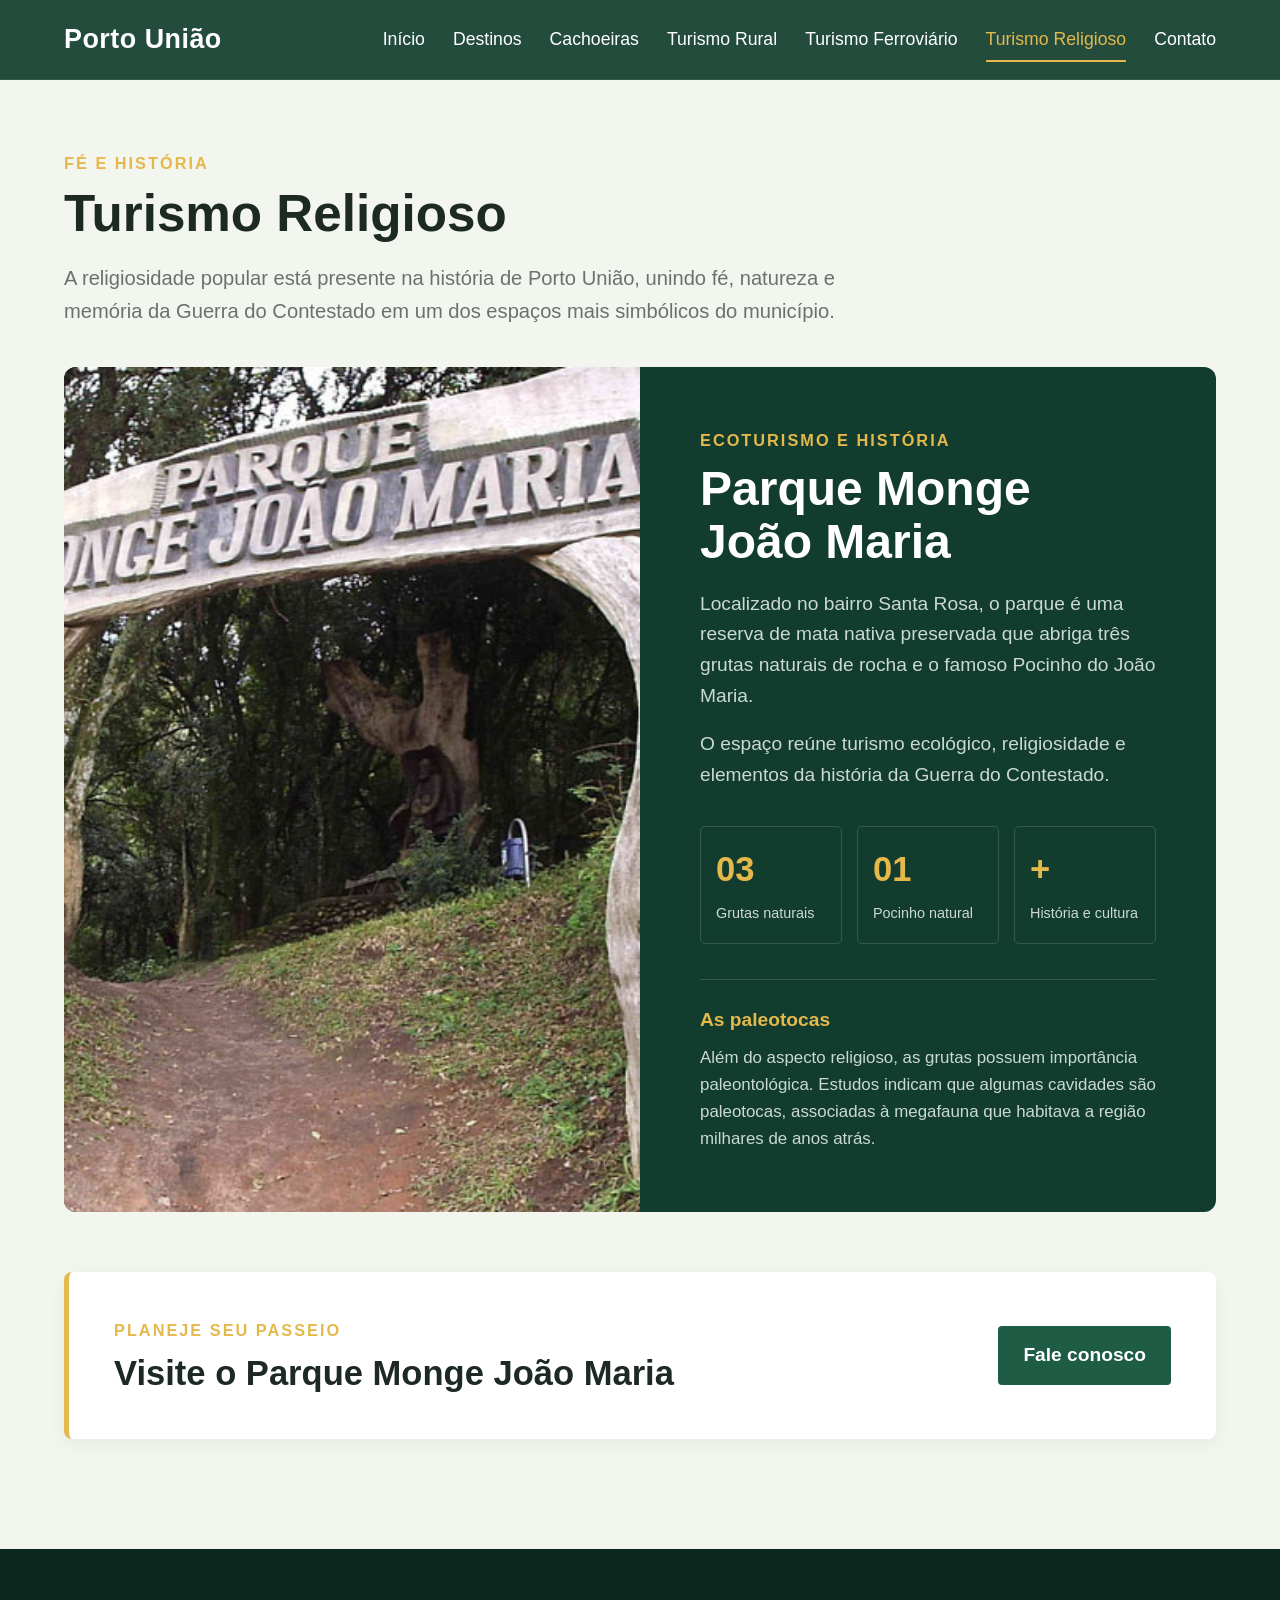
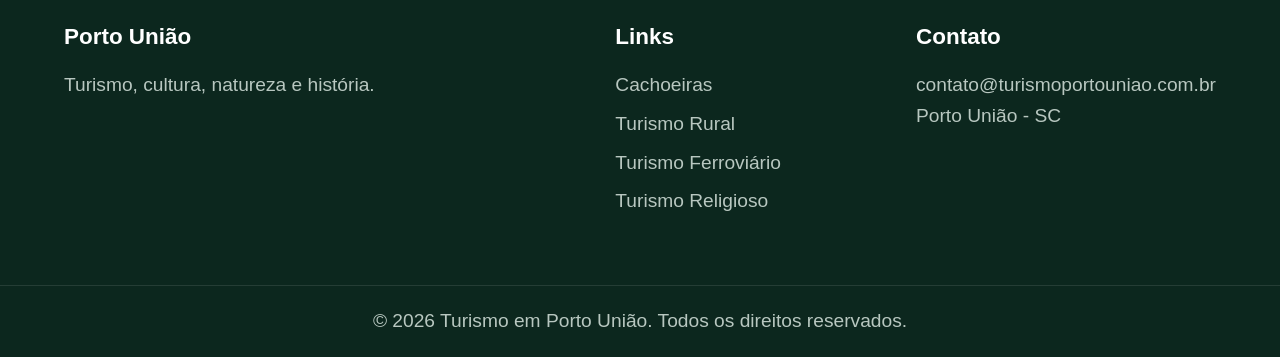
<file: religioso.html>
<!DOCTYPE html>
<html lang="pt-BR">
<head>
    <meta charset="UTF-8">
    <meta name="viewport" content="width=device-width, initial-scale=1.0">

    <title>Turismo Religioso | Turismo em Porto União</title>
    <meta
        name="description"
        content="Conheça o turismo religioso de Porto União: o Parque Monge João Maria, suas grutas naturais e a história da Guerra do Contestado."
    >

    <link rel="stylesheet" href="style.css">
</head>

<body>

    <!-- Cabeçalho -->
    <header class="header">
        <div class="container">
            <a href="index.html" class="logo">Porto União</a>

            <nav class="nav">
                <a href="index.html#inicio">Início</a>
                <a href="index.html#destinos">Destinos</a>
                <a href="cachoeiras.html">Cachoeiras</a>
                <a href="turismorural.html">Turismo Rural</a>
                <a href="ferro.html">Turismo Ferroviário</a>
                <a href="religioso.html" class="active">Turismo Religioso</a>
                <a href="index.html#contato">Contato</a>
            </nav>

            <button class="nav-toggle" aria-label="Abrir menu" aria-expanded="false">
                <span></span><span></span><span></span>
            </button>
        </div>
    </header>

    <main>

    <section id="turismo-religioso" class="ecoturismo page-offset">

        <div class="container">

            <div class="section-header ecoturismo-header">
                <p class="subtitle">Fé e história</p>

                <h2>
                    Turismo Religioso
                </h2>

                <p class="section-description">
                    A religiosidade popular está presente na história de
                    Porto União, unindo fé, natureza e memória da Guerra
                    do Contestado em um dos espaços mais simbólicos do
                    município.
                </p>
            </div>

        <div class="monge-section">

            <div class="monge-image">
                <img
                    src="./assets/fotos/paruq.jpg"
                    alt="Parque Monge João Maria"
                >
            </div>

            <div class="monge-content">

                <p class="subtitle">Ecoturismo e história</p>

                <h3>Parque Monge João Maria</h3>

                <p>
                    Localizado no bairro Santa Rosa, o parque é uma reserva
                    de mata nativa preservada que abriga três grutas naturais
                    de rocha e o famoso Pocinho do João Maria.
                </p>

                <p>
                    O espaço reúne turismo ecológico, religiosidade e
                    elementos da história da Guerra do Contestado.
                </p>

                <div class="monge-highlights">

                    <div>
                        <strong>03</strong>
                        <span>Grutas naturais</span>
                    </div>

                    <div>
                        <strong>01</strong>
                        <span>Pocinho natural</span>
                    </div>

                    <div>
                        <strong>+</strong>
                        <span>História e cultura</span>
                    </div>

                </div>

                <div class="paleotocas">
                    <h4>As paleotocas</h4>

                    <p>
                        Além do aspecto religioso, as grutas possuem
                        importância paleontológica. Estudos indicam que
                        algumas cavidades são paleotocas, associadas à
                        megafauna que habitava a região milhares de anos atrás.
                    </p>
                </div>

            </div>

        </div>

            <div class="ecoturismo-cta">

                <div>
                    <p class="subtitle">Planeje seu passeio</p>

                    <h3>
                        Visite o Parque Monge João Maria
                    </h3>
                </div>

                <a href="https://turismo.portouniao.sc.gov.br/post-10549/" class="button">
                    Fale conosco
                </a>

            </div>

        </div>

    </section>

    </main>

    <!-- Rodapé -->
    <footer id="contato" class="footer">
        <div class="container footer-grid">

            <div>
                <h3>Porto União</h3>
                <p>
                    Turismo, cultura, natureza e história.
                </p>
            </div>

            <div>
                <h3>Links</h3>
                <a href="cachoeiras.html">Cachoeiras</a>
                <a href="turismorural.html">Turismo Rural</a>
                <a href="ferro.html">Turismo Ferroviário</a>
                <a href="religioso.html">Turismo Religioso</a>
            </div>

            <div>
                <h3>Contato</h3>
                <p>contato@turismoportouniao.com.br</p>
                <p>Porto União - SC</p>
            </div>

        </div>

        <div class="footer-bottom">
            <p>
                © 2026 Turismo em Porto União. Todos os direitos reservados.
            </p>
        </div>
    </footer>

    <script src="script.js" defer></script>

</body>
<style>
    /* =========================
   TURISMO RELIGIOSO
========================= */

.ecoturismo {
    padding: 150px 0 110px;
    background: #f3f5ef;
}

.ecoturismo-header {
    max-width: 850px;
}

.ecoturismo-header h2 {
    margin-bottom: 5px;
}

.monge-section {
    display: grid;
    grid-template-columns: 1fr 1fr;

    margin-top: 20px;

    background: #123d2e;
    color: #ffffff;

    border-radius: 12px;
    overflow: hidden;
}

.monge-image {
    min-height: 550px;
}

.monge-image img {
    width: 100%;
    height: 100%;
    object-fit: cover;
}

.monge-content {
    padding: 60px;
}

.monge-content h3 {
    margin-bottom: 20px;

    font-size: 2.5rem;
    line-height: 1.1;
}

.monge-content > p:not(.subtitle) {
    margin-bottom: 18px;
    color: #cbd9d2;
}

.monge-highlights {
    display: grid;
    grid-template-columns: repeat(3, 1fr);
    gap: 15px;

    margin: 35px 0;
}

.monge-highlights div {
    padding: 15px;

    border: 1px solid rgba(255, 255, 255, 0.15);
    border-radius: 5px;
}

.monge-highlights strong {
    display: block;

    color: #e5b84b;
    font-size: 1.8rem;
}

.monge-highlights span {
    color: #cbd9d2;
    font-size: 0.75rem;
}

.paleotocas {
    padding-top: 25px;

    border-top: 1px solid rgba(255, 255, 255, 0.15);
}

.paleotocas h4 {
    margin-bottom: 8px;
    color: #e5b84b;
}

.paleotocas p {
    color: #cbd9d2;
    font-size: 0.88rem;
}


/* =========================
   CTA
========================= */

.ecoturismo-cta {
    display: flex;
    align-items: center;
    justify-content: space-between;

    gap: 30px;

    margin-top: 60px;
    padding: 45px;

    background: #ffffff;

    border-left: 5px solid #e5b84b;
    border-radius: 8px;

    box-shadow: 0 5px 20px rgba(0, 0, 0, 0.05);
}

.ecoturismo-cta h3 {
    font-size: 1.8rem;
    line-height: 1.2;
}


/* =========================
   RESPONSIVIDADE
========================= */

@media (max-width: 1000px) {

    .monge-section {
        grid-template-columns: 1fr;
    }

    .monge-image {
        min-height: 400px;
    }
}

@media (max-width: 650px) {

    .ecoturismo {
        padding: 130px 0 70px;
    }

    .monge-content {
        padding: 35px 25px;
    }

    .monge-content h3 {
        font-size: 2rem;
    }

    .monge-highlights {
        grid-template-columns: 1fr;
    }

    .ecoturismo-cta {
        flex-direction: column;
        align-items: flex-start;
        padding: 30px;
    }
}

</style>
</html>
</file>
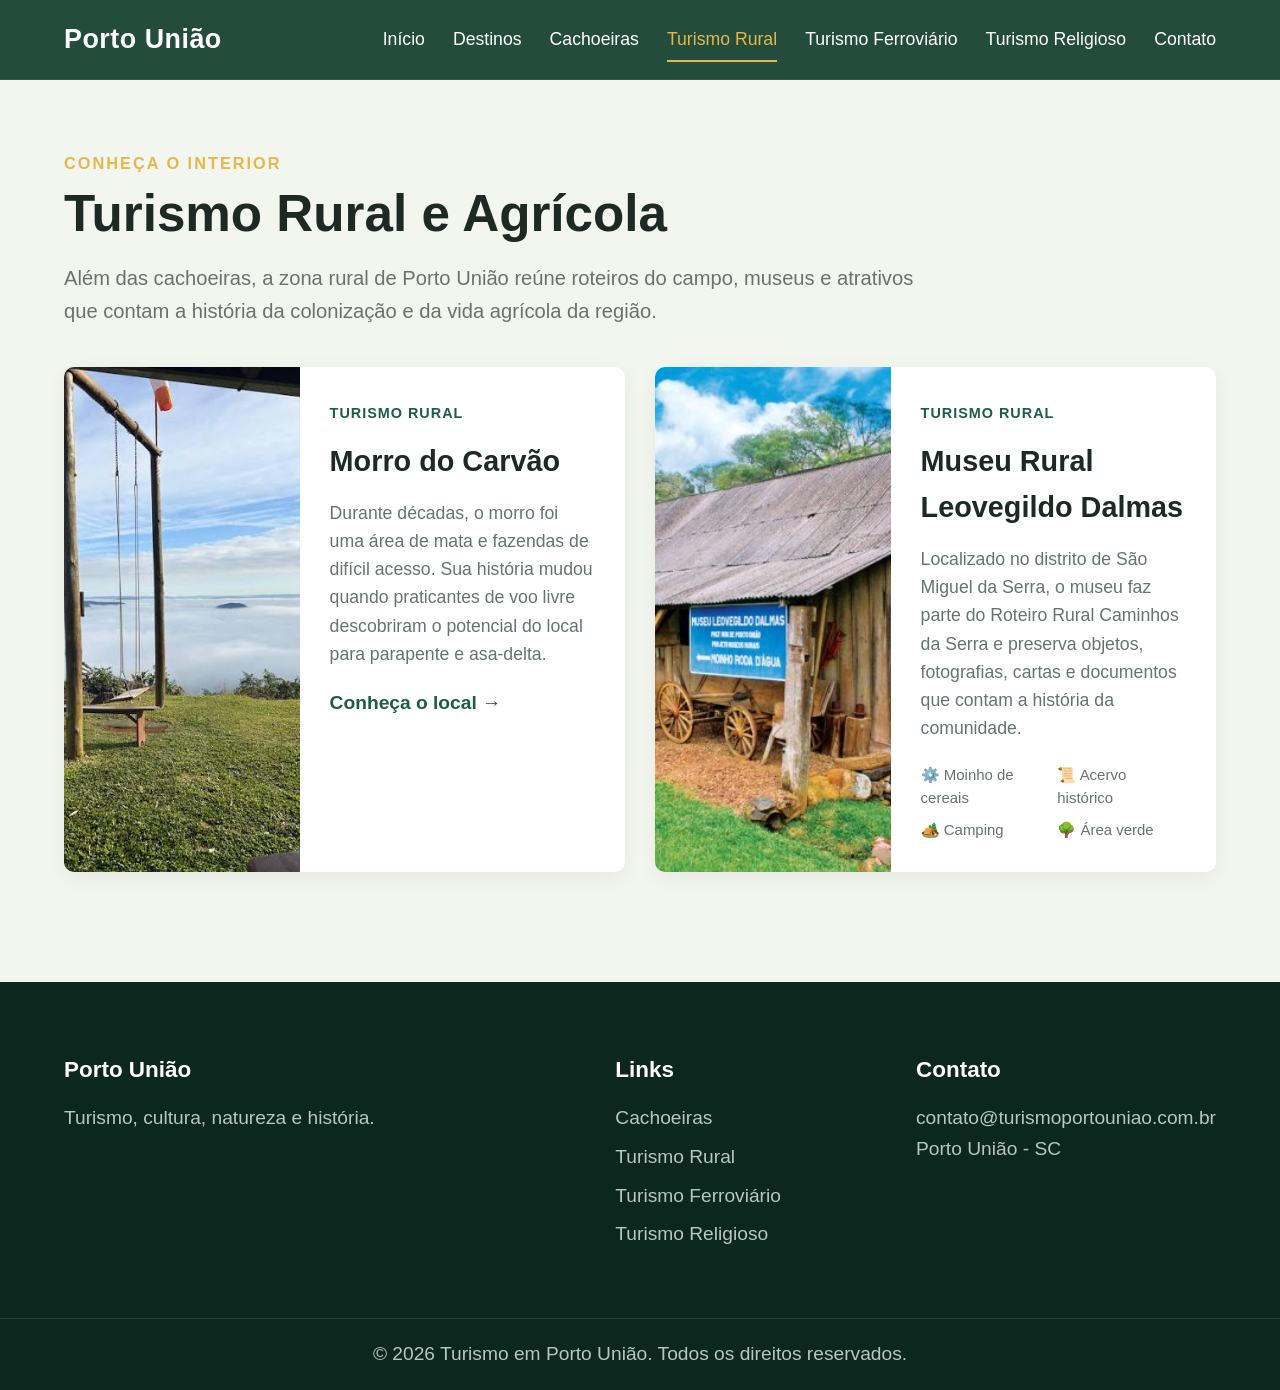
<file: turismorural.html>
<!DOCTYPE html>
<html lang="pt-BR">
<head>
    <meta charset="UTF-8">
    <meta name="viewport" content="width=device-width, initial-scale=1.0">

    <title>Turismo Rural | Turismo em Porto União</title>
    <meta
        name="description"
        content="Conheça o turismo rural e agrícola de Porto União: roteiros no interior, museus rurais e atrativos do campo."
    >

    <link rel="stylesheet" href="style.css">
</head>

<body>

    <!-- Cabeçalho -->
    <header class="header">
        <div class="container">
            <a href="index.html" class="logo">Porto União</a>

            <nav class="nav">
                <a href="index.html#inicio">Início</a>
                <a href="index.html#destinos">Destinos</a>
                <a href="cachoeiras.html">Cachoeiras</a>
                <a href="turismorural.html" class="active">Turismo Rural</a>
                <a href="ferro.html">Turismo Ferroviário</a>
                <a href="religioso.html">Turismo Religioso</a>
                <a href="index.html#contato">Contato</a>
            </nav>

            <button class="nav-toggle" aria-label="Abrir menu" aria-expanded="false">
                <span></span><span></span><span></span>
            </button>
        </div>
    </header>

    <main>

    <section id="turismo-rural" class="ecoturismo page-offset">

        <div class="container">

            <div class="section-header ecoturismo-header">
                <p class="subtitle">Conheça o interior</p>

                <h2>
                    Turismo Rural e Agrícola
                </h2>

                <p class="section-description">
                    Além das cachoeiras, a zona rural de Porto União reúne
                    roteiros do campo, museus e atrativos que contam a
                    história da colonização e da vida agrícola da região.
                </p>
            </div>

            <div class="rural-grid">

                <!-- Morro do Carvão -->
                <article class="rural-card">

                    <div class="rural-image">
                        <img
                            src="./assets/fotos/agri/carvao.jpg"
                            alt="Morro do Carvão em Porto União"
                        >
                    </div>

                    <div class="rural-content">

                        <span class="rural-tag">
                            Turismo rural
                        </span>

                        <h3>Morro do Carvão</h3>

                        <p>
                            Durante décadas, o morro foi uma área de mata
                            e fazendas de difícil acesso. Sua história mudou
                            quando praticantes de voo livre descobriram o
                            potencial do local para parapente e asa-delta.
                        </p>

                        <a href="https://maps.app.goo.gl/M9PQE4DFSusMQoHE9" class="text-link">
                            Conheça o local →
                        </a>

                    </div>
                </article>


                <!-- Museu Rural -->
                <article class="rural-card">

                    <div class="rural-image">
                        <img
                            src="./assets/fotos/agri/museu.jpg"
                            alt="Museu Rural Leovegildo Dalmas"
                        >
                    </div>

                    <div class="rural-content">

                        <span class="rural-tag">
                            Turismo rural
                        </span>

                        <h3>Museu Rural Leovegildo Dalmas</h3>

                        <p>
                            Localizado no distrito de São Miguel da Serra,
                            o museu faz parte do Roteiro Rural Caminhos da Serra
                            e preserva objetos, fotografias, cartas e documentos
                            que contam a história da comunidade.
                        </p>

                        <div class="rural-features">
                            <span>⚙️ Moinho de cereais</span>
                            <span>📜 Acervo histórico</span>
                            <span>🏕️ Camping</span>
                            <span>🌳 Área verde</span>
                        </div>

                    </div>
                </article>

            </div>

        </div>

    </section>

    </main>

    <!-- Rodapé -->
    <footer id="contato" class="footer">
        <div class="container footer-grid">

            <div>
                <h3>Porto União</h3>
                <p>
                    Turismo, cultura, natureza e história.
                </p>
            </div>

            <div>
                <h3>Links</h3>
                <a href="cachoeiras.html">Cachoeiras</a>
                <a href="turismorural.html">Turismo Rural</a>
                <a href="ferro.html">Turismo Ferroviário</a>
                <a href="religioso.html">Turismo Religioso</a>
            </div>

            <div>
                <h3>Contato</h3>
                <p>contato@turismoportouniao.com.br</p>
                <p>Porto União - SC</p>
            </div>

        </div>

        <div class="footer-bottom">
            <p>
                © 2026 Turismo em Porto União. Todos os direitos reservados.
            </p>
        </div>
    </footer>

    <script src="script.js" defer></script>

</body>
<style>
    /* =========================
   TURISMO RURAL
========================= */

.ecoturismo {
    padding: 150px 0 110px;
    background: #f3f5ef;
}

.ecoturismo-header {
    max-width: 850px;
}

.ecoturismo-header h2 {
    margin-bottom: 5px;
}

.rural-grid {
    display: grid;
    grid-template-columns: 1fr 1fr;
    gap: 30px;
}

.rural-card {
    overflow: hidden;

    display: grid;
    grid-template-columns: 42% 58%;

    background: #ffffff;

    border-radius: 10px;

    box-shadow: 0 5px 20px rgba(0, 0, 0, 0.06);
}

.rural-image {
    min-height: 350px;
}

.rural-image img {
    width: 100%;
    height: 100%;
    object-fit: cover;
}

.rural-content {
    padding: 30px;
}

.rural-tag {
    color: #1f5c45;

    font-size: 0.75rem;
    font-weight: bold;

    text-transform: uppercase;
    letter-spacing: 1px;
}

.rural-content h3 {
    margin: 10px 0 15px;

    font-size: 1.5rem;
}

.rural-content > p {
    color: #68736e;
    font-size: 0.92rem;
}

.text-link {
    display: inline-block;

    margin-top: 20px;

    color: #1f5c45;
    font-weight: bold;
}

.rural-features {
    display: grid;
    grid-template-columns: 1fr 1fr;
    gap: 8px;

    margin-top: 20px;
}

.rural-features span {
    color: #68736e;
    font-size: 0.78rem;
}


/* =========================
   RESPONSIVIDADE
========================= */

@media (max-width: 1000px) {

    .rural-grid {
        grid-template-columns: 1fr;
    }
}

@media (max-width: 650px) {

    .ecoturismo {
        padding: 130px 0 70px;
    }

    .rural-card {
        grid-template-columns: 1fr;
    }

    .rural-image {
        min-height: 250px;
    }
}

</style>
</html>
</file>
<file: style.css>
/* =========================================================
   PORTO UNIÃO — ESTILOS GLOBAIS
   (reset, variáveis, cabeçalho, rodapé e utilitários
   compartilhados por todas as páginas do site)
========================================================= */

/* =========================
   RESET
========================= */

* {
    margin: 0;
    padding: 0;
    box-sizing: border-box;
}
.NAUG{
    color: var(--green-dark);
    
}

html {
    scroll-behavior: smooth;
    font-size: larger;
}

body {
    font-family: Arial, Helvetica, sans-serif;
    color: #1d2a24;
    background: #f8f7f2;
    line-height: 1.6;
}

img {
    width: 100%;
    display: block;
}

a {
    color: inherit;
    text-decoration: none;
}

ul {
    list-style: none;
}


/* =========================
   VARIÁVEIS
========================= */

:root {
    --green: #1f5c45;
    --green-dark: #123d2e;
    --green-light: #dfece5;
    --yellow: #e5b84b;
    --cream: #f8f7f2;
    --white: #ffffff;
    --gray: #68736e;
    --max-width: 1200px;
    --header-height: 78px;
}


/* =========================
   UTILITÁRIOS
========================= */

.container {
    width: min(90%, var(--max-width));
    margin: 0 auto;
}

.subtitle {
    color: var(--yellow);
    font-size: 0.85rem;
    font-weight: bold;
    text-transform: uppercase;
    letter-spacing: 2px;
    margin-bottom: 10px;
}

.section-header {
    margin-bottom: 40px;
}

.section-header h2 {
    font-size: clamp(2rem, 4vw, 3rem);
    line-height: 1.1;
}

.section-description {
    color: var(--gray);
    font-size: 1.05rem;
    margin-top: 20px;
}

.button {
    display: inline-block;
    background: var(--green);
    color: var(--white);
    padding: 14px 25px;
    border-radius: 4px;
    font-weight: bold;
    border: none;
    cursor: pointer;
    transition: 0.3s;
}

.button:hover {
    background: var(--green-dark);
    transform: translateY(-2px);
}

.button-light {
    background: var(--white);
    color: var(--green);
}

.button-light:hover {
    background: var(--yellow);
    color: var(--green-dark);
}

/* Espaço reservado no topo de cada página para compensar
   o cabeçalho fixo (as páginas internas, sem hero, usam esta
   classe na primeira section para o conteúdo não ficar
   escondido atrás do header) */
.page-offset {
    padding-top: var(--header-height);
}


/* =========================
   CABEÇALHO (padronizado)
========================= */

.header {
    position: fixed;
    top: 0;
    left: 0;
    width: 100%;
    z-index: 1000;

    background: rgba(18, 61, 46, 0.92);
    backdrop-filter: blur(8px);
    -webkit-backdrop-filter: blur(8px);

    color: var(--white);
    padding: 18px 0;

    border-bottom: 1px solid rgba(255, 255, 255, 0.08);
    transition: 0.3s ease;
}

.header .container {
    display: flex;
    align-items: center;
    justify-content: space-between;
}

.logo {
    font-size: 1.4rem;
    font-weight: bold;
    letter-spacing: 0.5px;
}

.nav {
    display: flex;
    align-items: center;
    gap: 28px;
}

.nav a {
    position: relative;
    font-size: 0.92rem;
    padding: 6px 0;
    transition: 0.3s;
    white-space: nowrap;
}

.nav a::after {
    content: "";
    position: absolute;
    left: 0;
    bottom: -2px;
    width: 0;
    height: 2px;
    background: var(--yellow);
    transition: 0.3s;
}

.nav a:hover,
.nav a.active {
    color: var(--yellow);
}

.nav a:hover::after,
.nav a.active::after {
    width: 100%;
}

/* Botão hambúrguer (mobile) */
.nav-toggle {
    display: none;
    flex-direction: column;
    justify-content: center;
    gap: 5px;

    width: 36px;
    height: 32px;

    background: transparent;
    border: none;
    cursor: pointer;
    z-index: 1001;
}

.nav-toggle span {
    display: block;
    width: 100%;
    height: 2px;
    background: var(--white);
    border-radius: 2px;
    transition: 0.3s ease;
}

.nav-toggle.is-open span:nth-child(1) {
    transform: translateY(7px) rotate(45deg);
}

.nav-toggle.is-open span:nth-child(2) {
    opacity: 0;
}

.nav-toggle.is-open span:nth-child(3) {
    transform: translateY(-7px) rotate(-45deg);
}


/* =========================
   RODAPÉ (padronizado)
========================= */

.footer {
    padding-top: 70px;
    background: #0c271e;
    color: var(--white);
}

.footer-grid {
    display: grid;
    grid-template-columns: 2fr 1fr 1fr;
    gap: 50px;
    padding-bottom: 60px;
}

.footer h3 {
    margin-bottom: 15px;
}

.footer p,
.footer a {
    color: #b8c7c0;
}

.footer a {
    display: block;
    margin-bottom: 8px;
}

.footer a:hover {
    color: var(--yellow);
}

.footer-bottom {
    padding: 20px;
    text-align: center;
    border-top: 1px solid rgba(255, 255, 255, 0.1);
    color: #84968e;
}


/* =========================
   RESPONSIVIDADE — CABEÇALHO
========================= */

@media (max-width: 900px) {

    .nav {
        gap: 16px;
    }

    .nav a {
        font-size: 0.85rem;
    }
}

@media (max-width: 720px) {

    .nav-toggle {
        display: flex;
    }

    .nav {
        position: fixed;
        top: 0;
        right: 0;

        flex-direction: column;
        align-items: flex-start;
        justify-content: center;
        gap: 26px;

        width: min(78%, 320px);
        height: 100vh;
        padding: 100px 35px 40px;

        background: var(--green-dark);
        box-shadow: -10px 0 40px rgba(0, 0, 0, 0.25);

        transform: translateX(100%);
        transition: transform 0.35s ease;
    }

    .nav.is-open {
        transform: translateX(0);
    }

    .nav a {
        font-size: 1.05rem;
    }

    .footer-grid {
        grid-template-columns: 1fr 1fr;
    }
}

@media (max-width: 480px) {

    .footer-grid {
        grid-template-columns: 1fr;
    }
}
</file>
